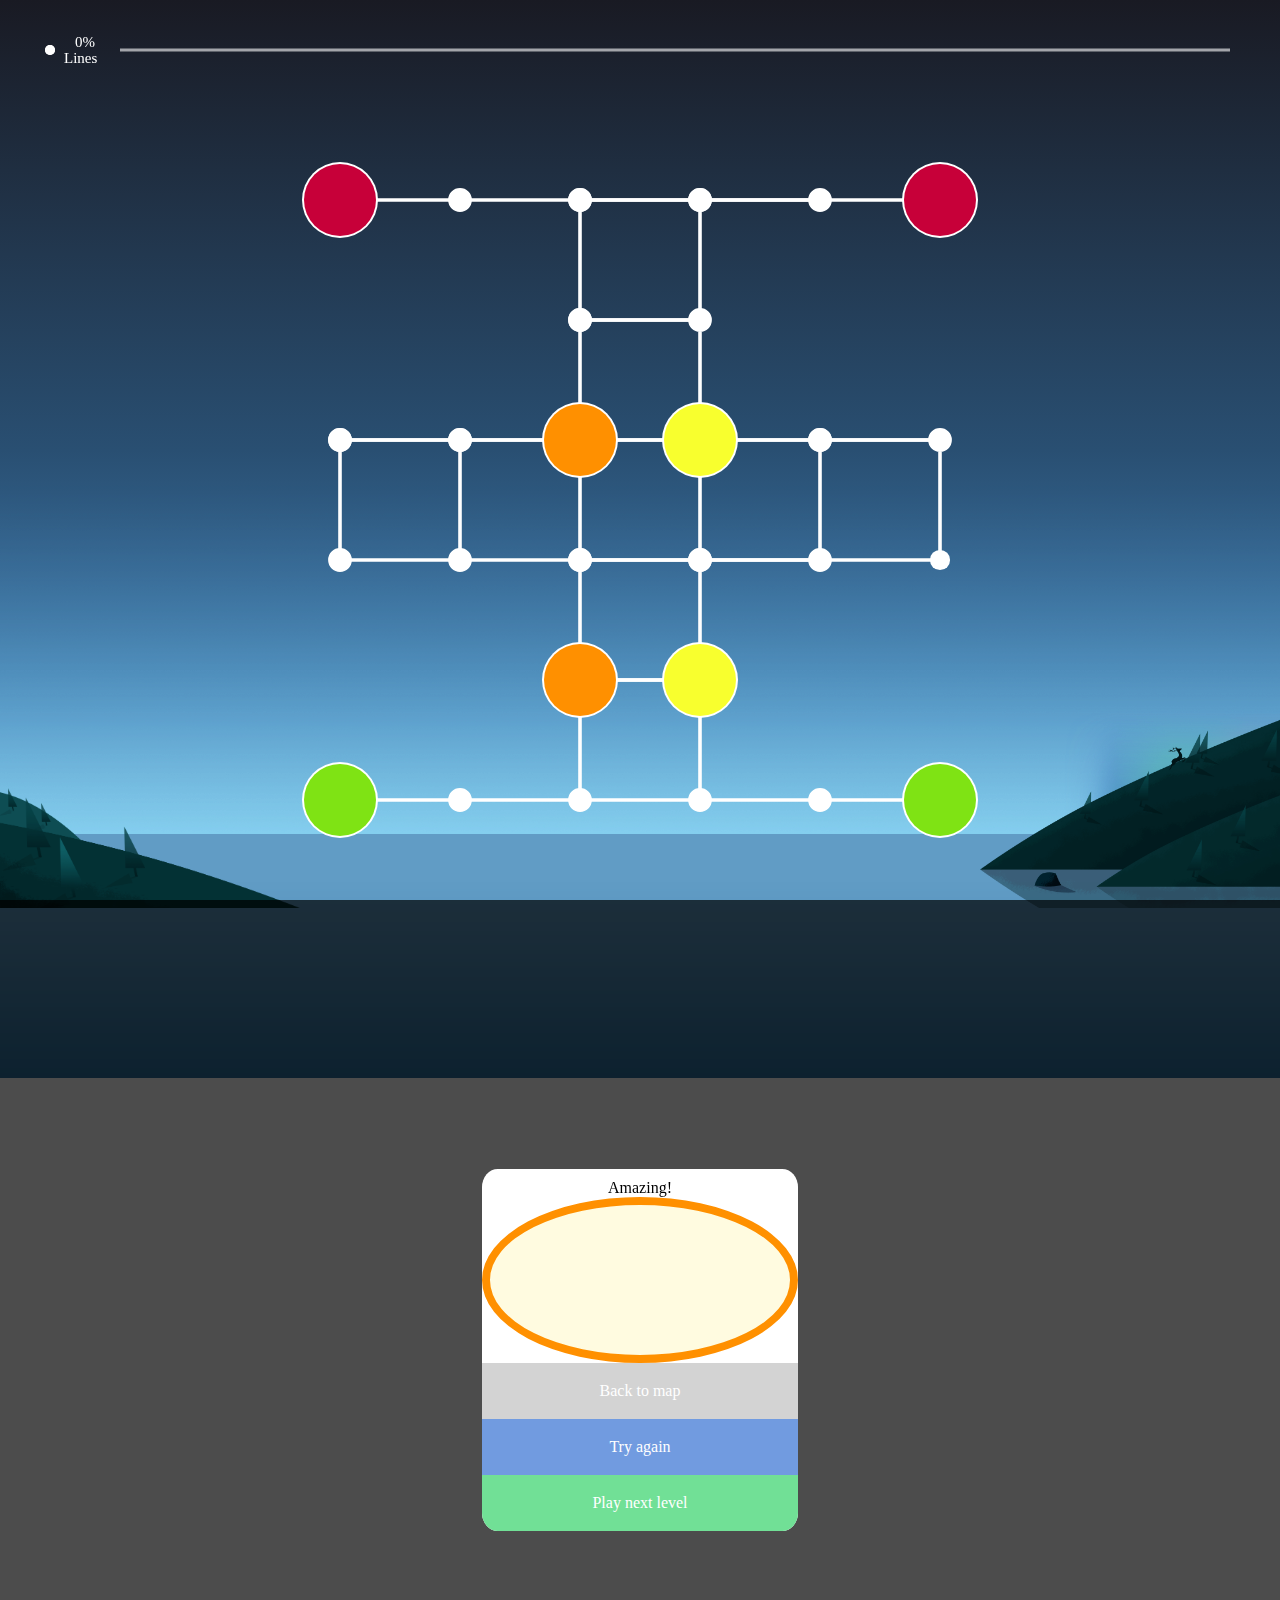
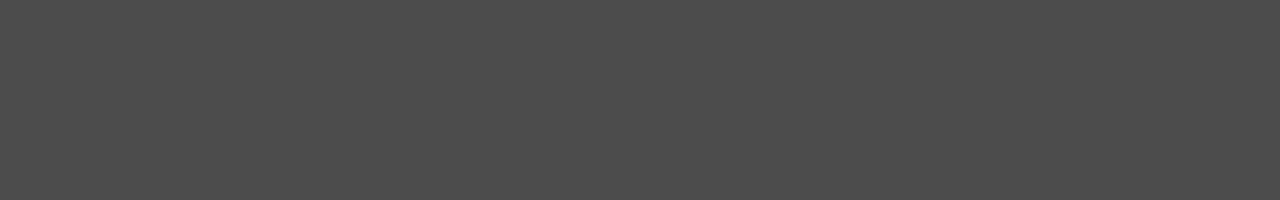
<file: index.html>
<!DOCTYPE html>
<html>

<head>
  <link rel="stylesheet" href="style.css">
  <title>Lines and Dots Puzzle Game</title>
  <meta charset="utg-8">
  <meta name="viewport" content="width=device-width, initial-scale=1.0, maximum-scale=1.0, user-scalable=0">
</head>

<body id="puzzle-game" class="puzzle-game">
  <canvas class="background"></canvas>
  <div class="bg-img">
    <img src="./img/1left.png" class="left">
    <img src="./img/4bottombg.png" class="center">
    <img src="./img/1right.png" class="right">
  </div>

  <canvas class="grid"></canvas>
  <canvas class="bar"></canvas>
  <canvas class="game-canvas"></canvas>

  <div class="success-page">
    <div>
      <span>
        Amazing!
      </span>
      <div class="level">
        <div>
          <canvas></canvas>
        </div>
      </div>
      <div class="key">
        <div class="map">
          Back to map
        </div>
        <div class="try-again">
          Try again
        </div>
        <div class="next">
          Play next level
        </div>
      </div>

    </div>
  </div>

</body>
<script type="module" src="./js/puzzlegame.js"></script>

</html>
</file>
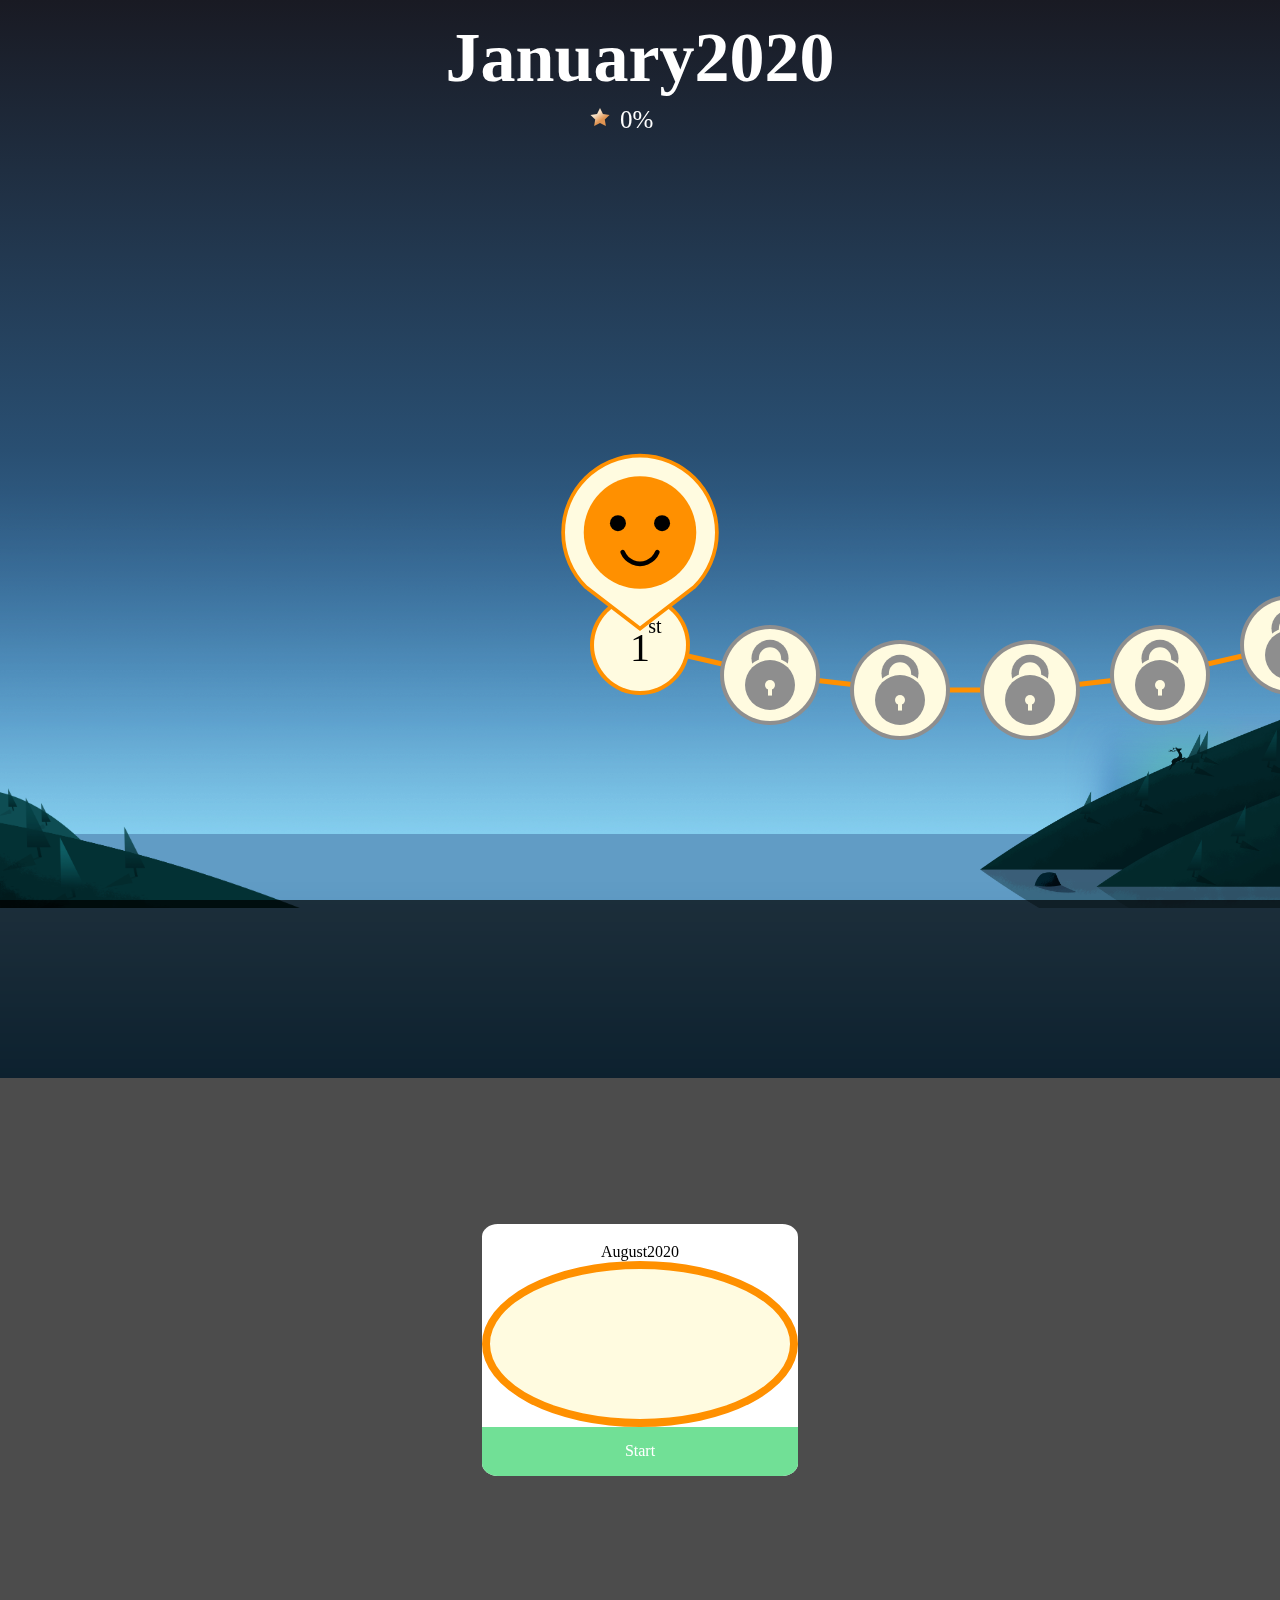
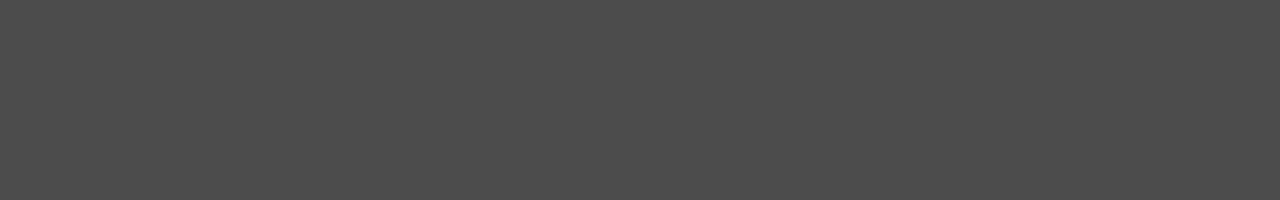
<file: map.html>
<!DOCTYPE html>
<html>

<head>
  <link rel="stylesheet" href="map.css">
  <title>Lines and Dots Puzzle Game</title>
  <meta charset="utg-8">
  <meta name="viewport" content="width=device-width, initial-scale=1.0, maximum-scale=1.0, user-scalable=0">
</head>

<body id="map" class="map">
  <canvas class="background"></canvas>

  <div class="bg-img">
    <img src="./img/1left.png" class="left">
    <img src="./img/4bottombg.png" class="center">
    <img src="./img/1right.png" class="right">
  </div>

  <div class="head flex-center">
    <h1 class="center">
      JANUARY2020
      <div>
        <canvas></canvas>
      </div>
    </h1>
    <h1>
      FEBRUARY2020
      <div>
        <canvas></canvas>
      </div>
    </h1>
    <h1>
      MATH2020
      <div>
        <canvas></canvas>
      </div>
    </h1>
  </div>

  <canvas class="map-canvas"></canvas>
  <canvas class="layer"></canvas>

  <div class="level-page flex-center">
    <div>
      <span class="title">
        August2020
      </span>
      <span class="level">
        <div class="flex-center">
          <canvas></canvas>
        </div>
      </span>
      <span class="start flex-center">
        Start
      </span>
    </div>
  </div>

</body>
<script type="module" src="./js/map.js"></script>

</html>
</file>
<file: style.css>
#puzzle-game{
  white-space: nowrap;
  overflow: hidden;
}

#puzzle-game a{
  text-decoration: none;
}

.puzzle-game .game-canvas,
.puzzle-game .bar,
.puzzle-game .grid,
.puzzle-game .success-page,
.puzzle-game .background{
  position: absolute;
  top:0;
  left: 0;
  width: 100%;
  height: 100%;
  display: flex;
  justify-content: center;
  align-items: center;
  z-index: 2;
}

.puzzle-game .background{
  z-index: -1;
}

.puzzle-game .bg-img{
  position: absolute;
  left: 0;
  display: flex;
  justify-content: space-between;
  align-items: flex-end;
  user-select: none;
  z-index: 1;
}

.puzzle-game .bg-img .left,.puzzle-game .bg-img .right{
  width: 300px;
}

.puzzle-game .bg-img .center{
  position: absolute;
  bottom: -170px;
  z-index: -1;
}


.puzzle-game .success-page{
  background-color: rgba(0,0,0,0.7);
  user-select: none;
  top:100%;
  transition: 0.3s ease;
  overflow: hidden
}

.puzzle-game .success-page>div{
    background-color: #fff;
    border-radius: 5%;
    text-align: center;
    font-family:"Trebuchet MS" ;
    overflow: hidden;
    display: flex;
    flex-direction: column;
    justify-content: space-between;
    align-items: center;
}

.puzzle-game .success-page>div>span{
  position: relative;
  padding-top: 3%;
  width: 100%;
}

.puzzle-game .success-page>div .level>div{
  background-color: #FFFBE0;
  border-radius: 50%;
  border: 8px solid #FF9000;
  display: flex;
  justify-content: center;
  align-items: center;
}


.puzzle-game .success-page .key{
  width: 100%;
}

.puzzle-game .success-page .try-again,
.puzzle-game .success-page .next,
.puzzle-game .success-page .map
{
  position: relative;
  background-color: #719BE0;
  width: 100%;
  padding:6% 0 6% 0;
  color: #fff;
  cursor: pointer;
}



.puzzle-game .success-page>div .next{
  background-color: #71E096;
}

.puzzle-game .success-page>div .map{
  background-color: lightgray;
}
</file>
<file: map.css>
#map{
    white-space: nowrap;
    overflow: hidden; 
}

.map .background,
.map .map-canvas,
.map .layer,
.map .level-page
{
  position: absolute;
  top:0;
  left: 0;
  height: 100%;
  overflow:hidden;
  z-index: 2;
}
.map .background{
  z-index: -1;
}


.map .bg-img{
  z-index: 1;
  display: flex;
  justify-content: space-between;
  align-items: flex-end;
  position: absolute;
  left: 0;
  user-select: none;
}

.map .bg-img .left,.map .bg-img .right{
  width: 300px;
}
.map .bg-img .center{
  position: absolute;
  bottom: -170px;
  z-index: -1;
}

.map .map-canvas{
  transition: transform .5s ease-out;
}

.map .head{
  font: 35px "Trebuchet MS";
  text-transform: lowercase;
 
}

.map .head h1:first-letter{
text-transform: uppercase;
}

.map h1{
  position: fixed;
  top: 2%;
  color:#fff;
  user-select: none;
  margin: 0;
  box-sizing: border-box;
  width: min-content;
}

.map .is-transition{
  transition: transform .5s ease-in-out;
}

.map h1 div{
  display: block;
  height: 50px;
  width: 100px;
  margin: 0 auto;
}

.map .level-page{
  background-color: rgba(0,0,0,0.7);
  user-select: none;
  top: 100%;
  width: 100%;
  transition: 0.3s ease;
  overflow: hidden
}

.map .level-page>div{
    background-color: #fff;
    border-radius: 5%;
    text-align: center;
    font-family:"Trebuchet MS" ;
    overflow: hidden;
    display: flex;
    flex-direction: column;
    justify-content: space-between;
    align-items: center;
}

.map .level-page>div .title{
  display: block;
  width: 100%;
  padding-top: 6%;
  text-transform: lowercase;
}


.map .level-page>div .title:first-letter{
text-transform: uppercase;
}


.map .level-page>div .level{
  display: flex;
  justify-content: center;
  position: relative;
  bottom: 4%;
}

.map .level-page>div .level>div{
  background-color: #FFFBE0;
  border-radius: 50%;
  border: 8px solid #FF9000;
}


.map .level-page>div .start
{
  background-color: #71E096;
  width: 100%;
  padding: 5%;
  color: #fff;
  cursor: pointer;
}

.map .flex-center{
  display: flex;
  justify-content: center;
  align-items: center;
}
</file>
